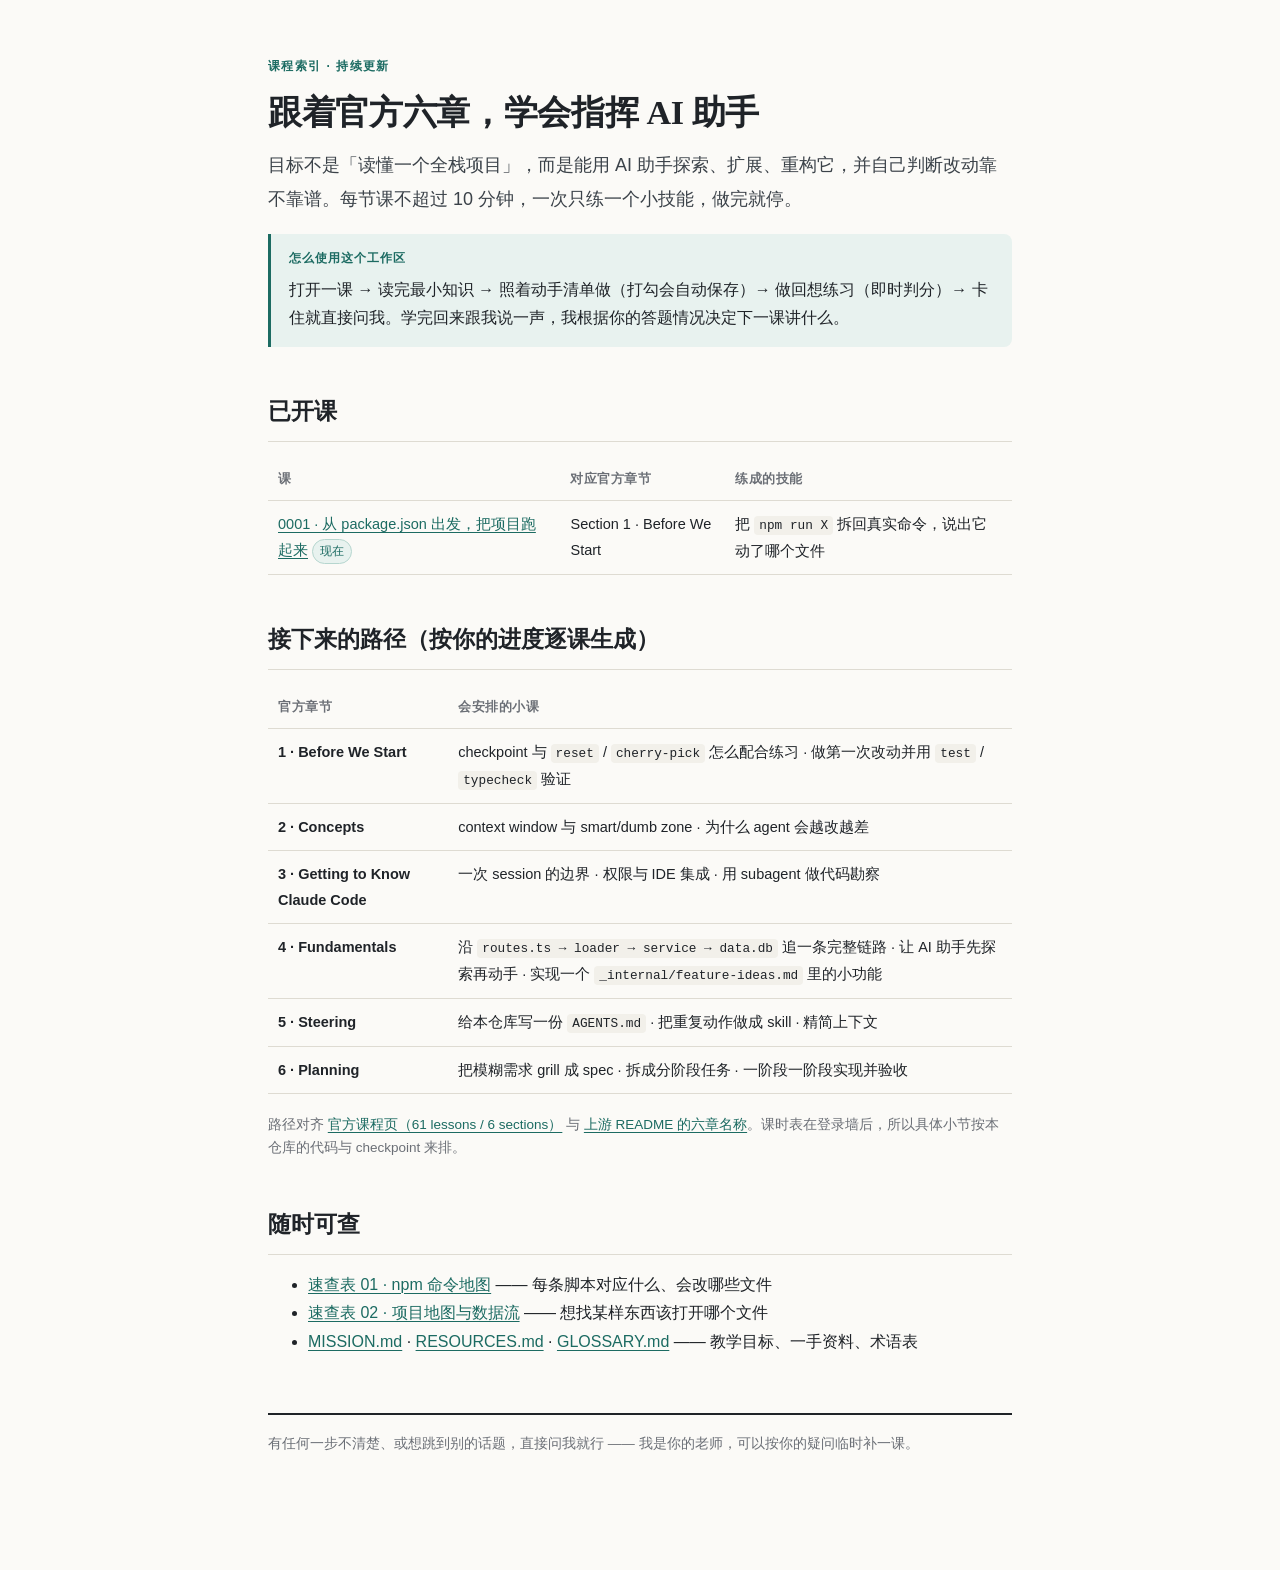
<file: lessons/index.html>
<!doctype html>
<html lang="zh-CN">
<head>
<meta charset="utf-8" />
<meta name="viewport" content="width=device-width, initial-scale=1" />
<title>课程索引 · AI Coding Crash Course 配套</title>
<link rel="stylesheet" href="../assets/lesson.css" />
</head>
<body>
<div class="wrap">

<p class="eyebrow">课程索引 · 持续更新</p>
<h1>跟着官方六章，学会指挥 AI 助手</h1>
<p class="lede">目标不是「读懂一个全栈项目」，而是能用 AI 助手探索、扩展、重构它，并自己判断改动靠不靠谱。每节课不超过 10 分钟，一次只练一个小技能，做完就停。</p>

<div class="callout">
  <span class="label">怎么使用这个工作区</span>
  <p>打开一课 → 读完最小知识 → 照着动手清单做（打勾会自动保存）→ 做回想练习（即时判分）→ 卡住就直接问我。学完回来跟我说一声，我根据你的答题情况决定下一课讲什么。</p>
</div>

<h2>已开课</h2>
<table>
<thead><tr><th>课</th><th>对应官方章节</th><th>练成的技能</th></tr></thead>
<tbody>
<tr><td><a href="./0001-scripts-are-the-front-door.html">0001 · 从 package.json 出发，把项目跑起来</a> <span class="tag now">现在</span></td><td>Section 1 · Before We Start</td><td>把 <code>npm run X</code> 拆回真实命令，说出它动了哪个文件</td></tr>
</tbody>
</table>

<h2>接下来的路径（按你的进度逐课生成）</h2>
<table>
<thead><tr><th>官方章节</th><th>会安排的小课</th></tr></thead>
<tbody>
<tr><td><strong>1 · Before We Start</strong></td><td>checkpoint 与 <code>reset</code> / <code>cherry-pick</code> 怎么配合练习 · 做第一次改动并用 <code>test</code> / <code>typecheck</code> 验证</td></tr>
<tr><td><strong>2 · Concepts</strong></td><td>context window 与 smart/dumb zone · 为什么 agent 会越改越差</td></tr>
<tr><td><strong>3 · Getting to Know Claude Code</strong></td><td>一次 session 的边界 · 权限与 IDE 集成 · 用 subagent 做代码勘察</td></tr>
<tr><td><strong>4 · Fundamentals</strong></td><td>沿 <code>routes.ts → loader → service → data.db</code> 追一条完整链路 · 让 AI 助手先探索再动手 · 实现一个 <code>_internal/feature-ideas.md</code> 里的小功能</td></tr>
<tr><td><strong>5 · Steering</strong></td><td>给本仓库写一份 <code>AGENTS.md</code> · 把重复动作做成 skill · 精简上下文</td></tr>
<tr><td><strong>6 · Planning</strong></td><td>把模糊需求 grill 成 spec · 拆成分阶段任务 · 一阶段一阶段实现并验收</td></tr>
</tbody>
</table>
<p class="note">路径对齐 <a href="https://www.aihero.dev/workshops/ai-coding-crash-course">官方课程页（61 lessons / 6 sections）</a> 与 <a href="https://github.com/ai-hero-dev/ai-coding-crash-course">上游 README 的六章名称</a>。课时表在登录墙后，所以具体小节按本仓库的代码与 checkpoint 来排。</p>

<h2>随时可查</h2>
<ul>
  <li><a href="../reference/command-map.html">速查表 01 · npm 命令地图</a> —— 每条脚本对应什么、会改哪些文件</li>
  <li><a href="../reference/project-map.html">速查表 02 · 项目地图与数据流</a> —— 想找某样东西该打开哪个文件</li>
  <li><a href="../MISSION.md">MISSION.md</a> · <a href="../RESOURCES.md">RESOURCES.md</a> · <a href="../GLOSSARY.md">GLOSSARY.md</a> —— 教学目标、一手资料、术语表</li>
</ul>

<div class="lesson-nav">
  <p class="note">有任何一步不清楚、或想跳到别的话题，直接问我就行 —— 我是你的老师，可以按你的疑问临时补一课。</p>
</div>

</div>
</body>
</html>
</file>
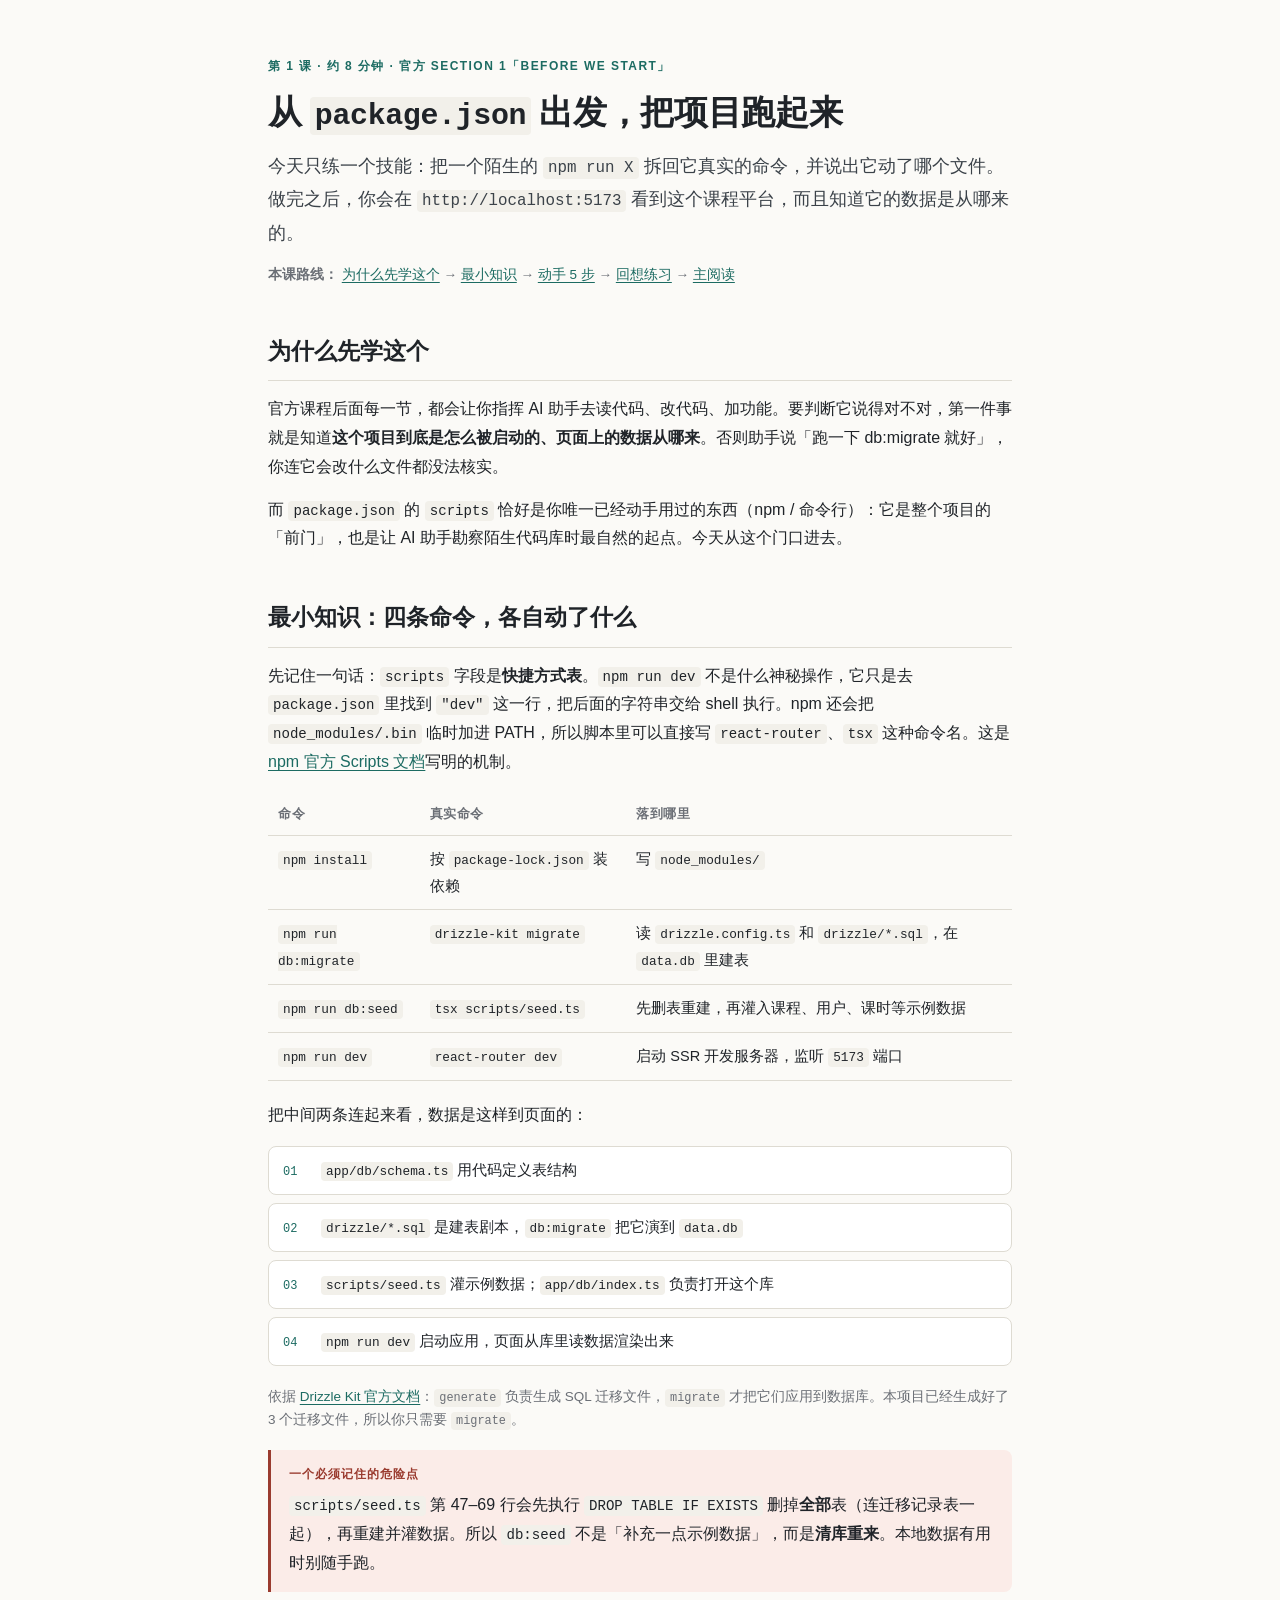
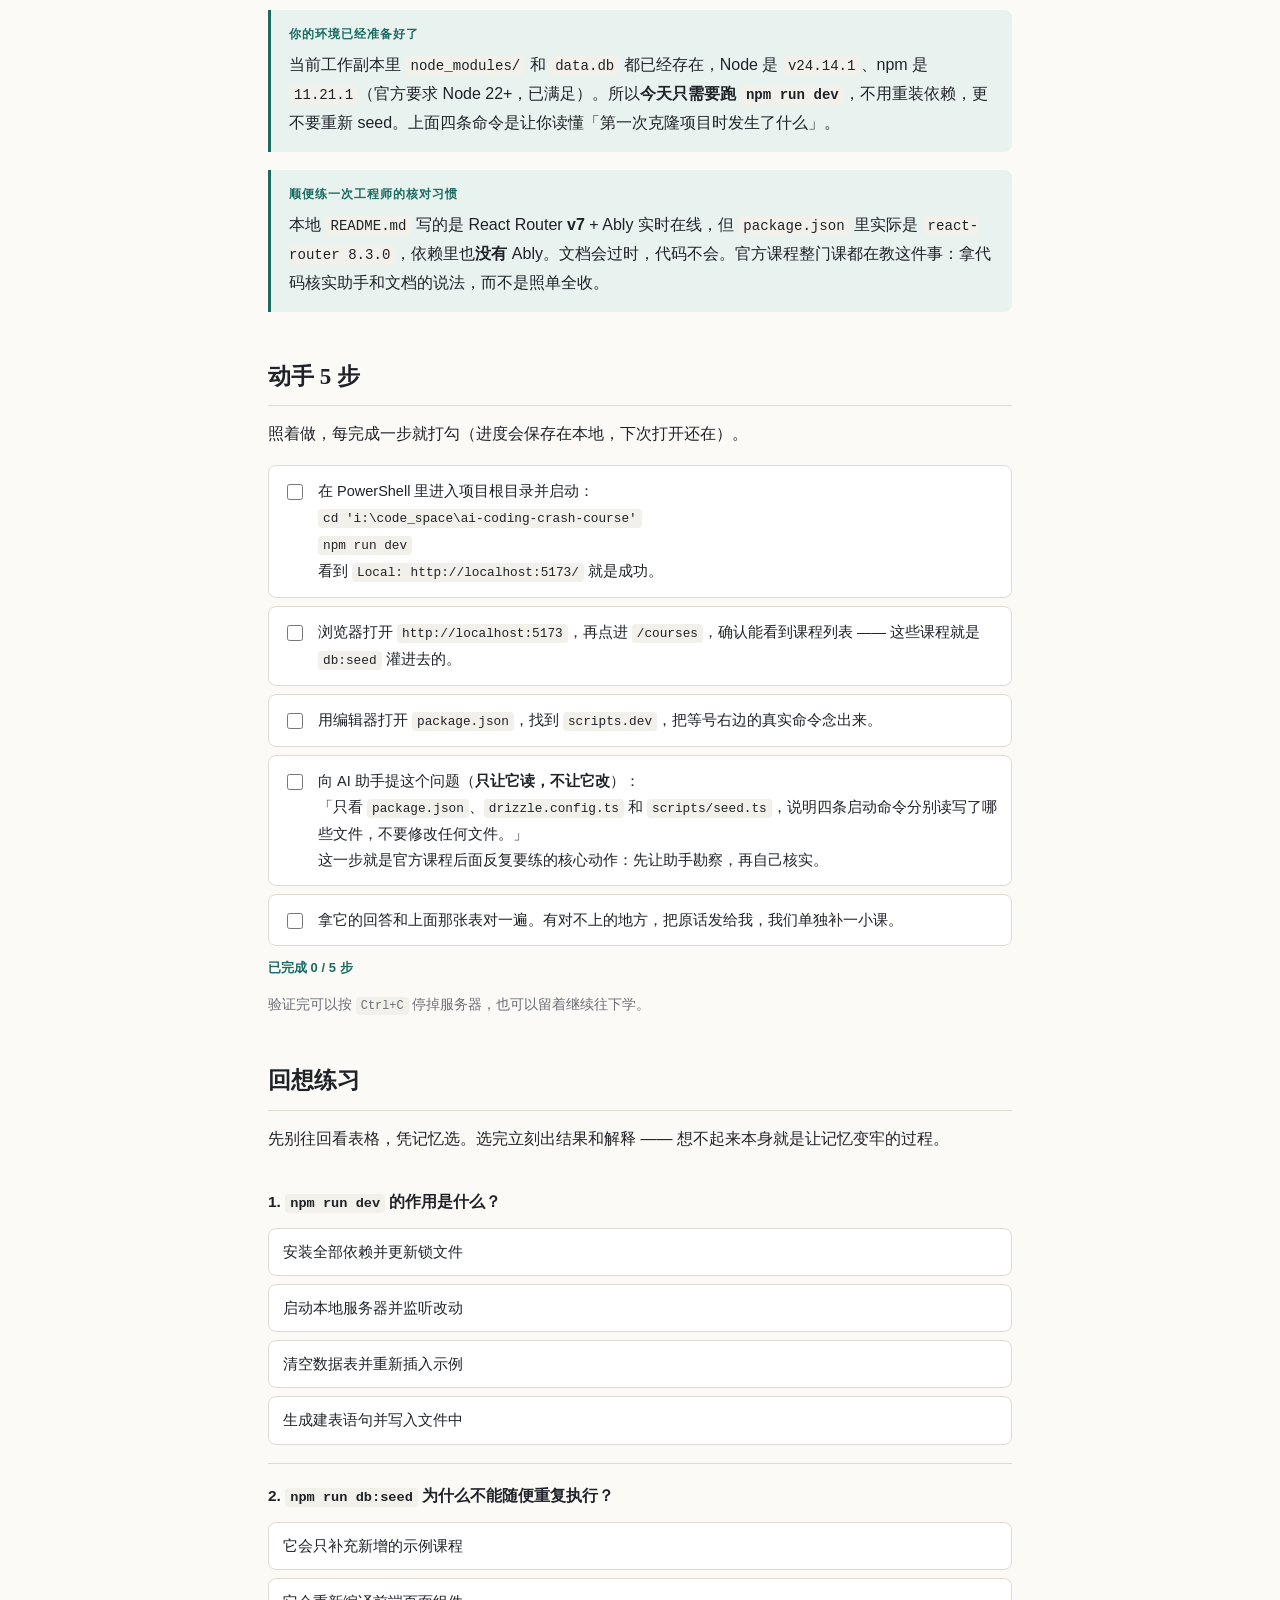
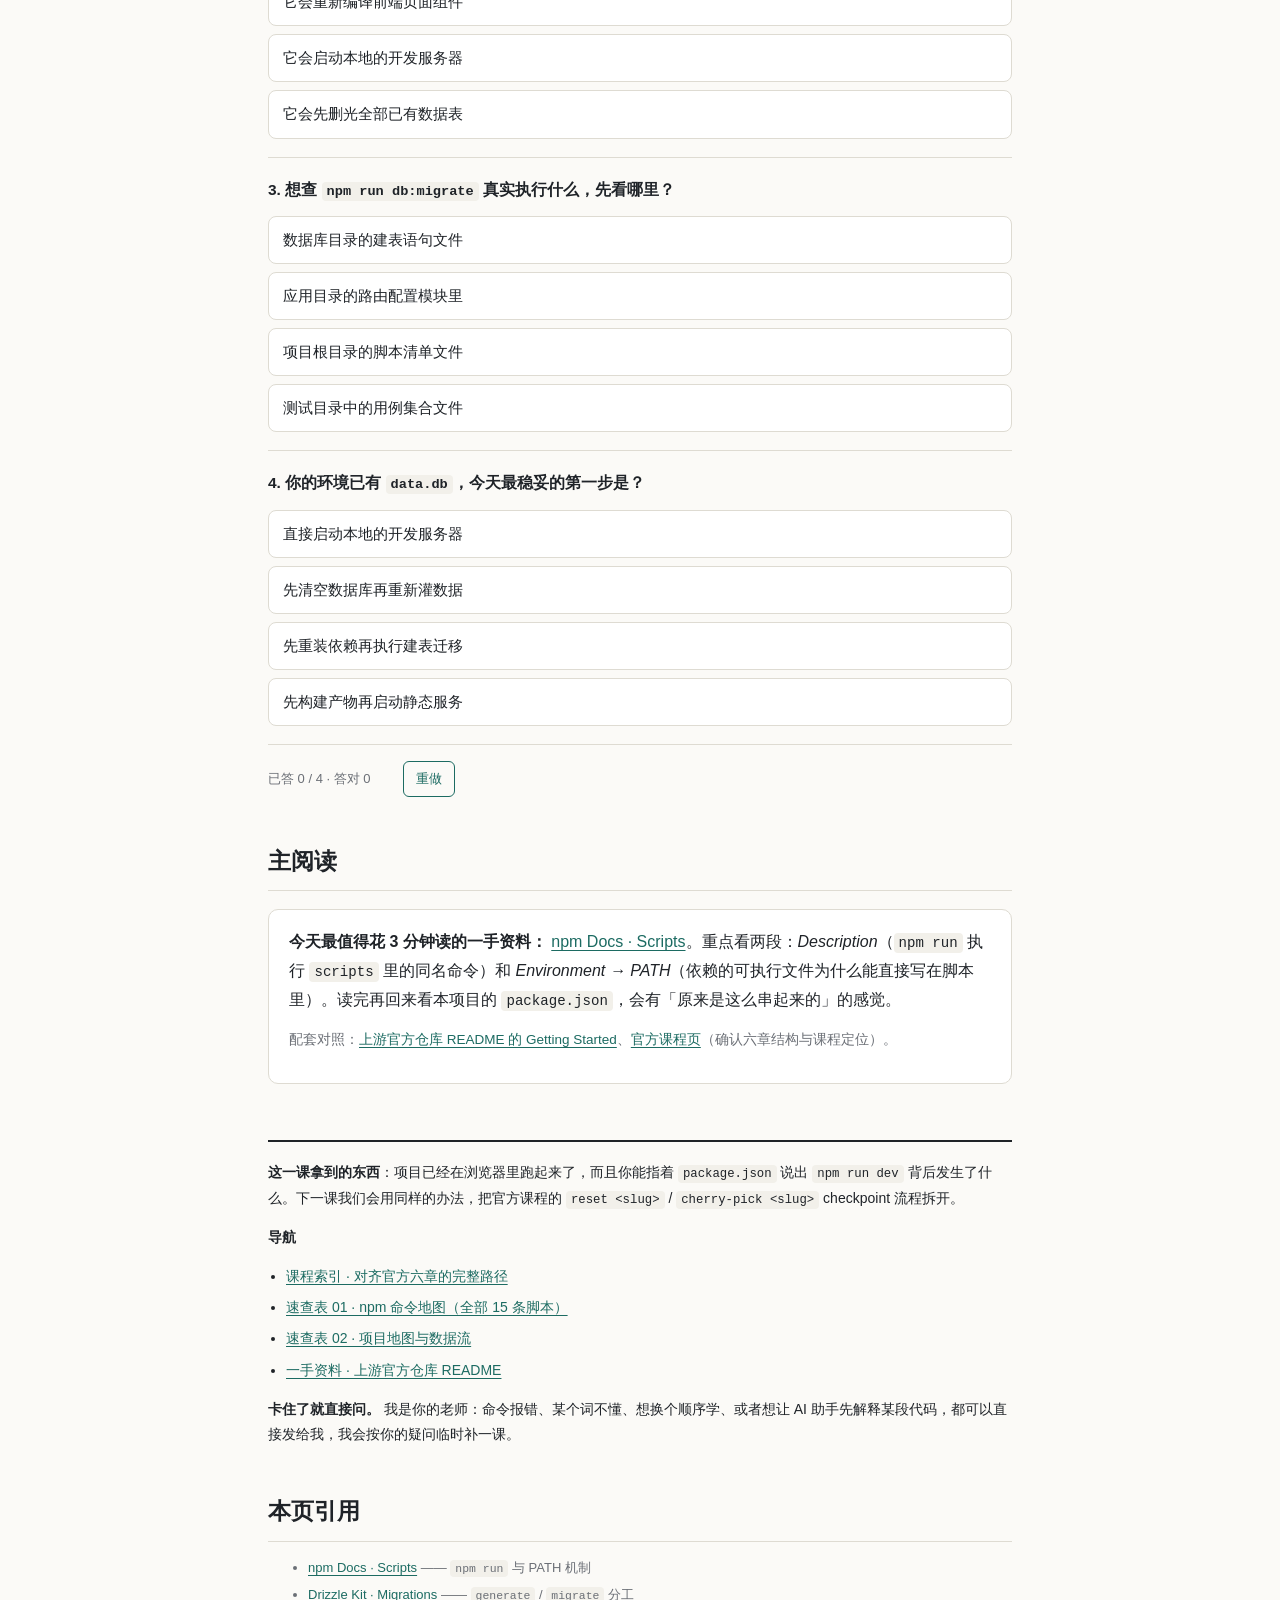
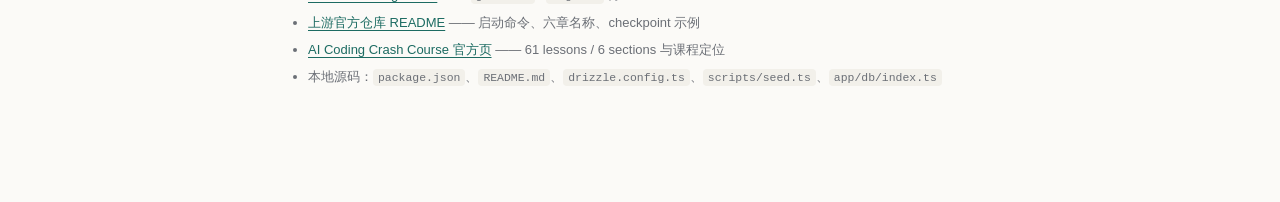
<file: lessons/0001-scripts-are-the-front-door.html>
<!doctype html>
<html lang="zh-CN">
<head>
<meta charset="utf-8" />
<meta name="viewport" content="width=device-width, initial-scale=1" />
<title>0001 · 从 package.json 出发，把项目跑起来</title>
<link rel="stylesheet" href="../assets/lesson.css" />
<script src="../assets/quiz.js" defer></script>
<script src="../assets/checklist.js" defer></script>
</head>
<body>
<div class="wrap">

<p class="eyebrow">第 1 课 · 约 8 分钟 · 官方 Section 1「Before We Start」</p>
<h1>从 <code>package.json</code> 出发，把项目跑起来</h1>
<p class="lede">今天只练一个技能：把一个陌生的 <code>npm run X</code> 拆回它真实的命令，并说出它动了哪个文件。做完之后，你会在 <code>http://localhost:5173</code> 看到这个课程平台，而且知道它的数据是从哪来的。</p>

<p class="note"><strong>本课路线：</strong> <a href="#why">为什么先学这个</a> → <a href="#knowledge">最小知识</a> → <a href="#practice">动手 5 步</a> → <a href="#recall">回想练习</a> → <a href="#reading">主阅读</a></p>

<h2 id="why">为什么先学这个</h2>
<p>官方课程后面每一节，都会让你指挥 AI 助手去读代码、改代码、加功能。要判断它说得对不对，第一件事就是知道<strong>这个项目到底是怎么被启动的、页面上的数据从哪来</strong>。否则助手说「跑一下 db:migrate 就好」，你连它会改什么文件都没法核实。</p>
<p>而 <code>package.json</code> 的 <code>scripts</code> 恰好是你唯一已经动手用过的东西（npm / 命令行）：它是整个项目的「前门」，也是让 AI 助手勘察陌生代码库时最自然的起点。今天从这个门口进去。</p>

<h2 id="knowledge">最小知识：四条命令，各自动了什么</h2>
<p>先记住一句话：<code>scripts</code> 字段是<strong>快捷方式表</strong>。<code>npm run dev</code> 不是什么神秘操作，它只是去 <code>package.json</code> 里找到 <code>"dev"</code> 这一行，把后面的字符串交给 shell 执行。npm 还会把 <code>node_modules/.bin</code> 临时加进 PATH，所以脚本里可以直接写 <code>react-router</code>、<code>tsx</code> 这种命令名。这是 <a href="https://docs.npmjs.com/cli/v11/using-npm/scripts/">npm 官方 Scripts 文档</a>写明的机制。</p>

<table>
<thead><tr><th>命令</th><th>真实命令</th><th>落到哪里</th></tr></thead>
<tbody>
<tr><td><code>npm install</code></td><td>按 <code>package-lock.json</code> 装依赖</td><td>写 <code>node_modules/</code></td></tr>
<tr><td><code>npm run db:migrate</code></td><td><code>drizzle-kit migrate</code></td><td>读 <code>drizzle.config.ts</code> 和 <code>drizzle/*.sql</code>，在 <code>data.db</code> 里建表</td></tr>
<tr><td><code>npm run db:seed</code></td><td><code>tsx scripts/seed.ts</code></td><td>先删表重建，再灌入课程、用户、课时等示例数据</td></tr>
<tr><td><code>npm run dev</code></td><td><code>react-router dev</code></td><td>启动 SSR 开发服务器，监听 <code>5173</code> 端口</td></tr>
</tbody>
</table>

<p>把中间两条连起来看，数据是这样到页面的：</p>
<div class="flow">
  <div class="flow-step"><span class="n">01</span><span><code>app/db/schema.ts</code> 用代码定义表结构</span></div>
  <div class="flow-step"><span class="n">02</span><span><code>drizzle/*.sql</code> 是建表剧本，<code>db:migrate</code> 把它演到 <code>data.db</code></span></div>
  <div class="flow-step"><span class="n">03</span><span><code>scripts/seed.ts</code> 灌示例数据；<code>app/db/index.ts</code> 负责打开这个库</span></div>
  <div class="flow-step"><span class="n">04</span><span><code>npm run dev</code> 启动应用，页面从库里读数据渲染出来</span></div>
</div>
<p class="note">依据 <a href="https://orm.drizzle.team/docs/kit-overview">Drizzle Kit 官方文档</a>：<code>generate</code> 负责生成 SQL 迁移文件，<code>migrate</code> 才把它们应用到数据库。本项目已经生成好了 3 个迁移文件，所以你只需要 <code>migrate</code>。</p>

<div class="callout danger">
  <span class="label">一个必须记住的危险点</span>
  <p><code>scripts/seed.ts</code> 第 47–69 行会先执行 <code>DROP TABLE IF EXISTS</code> 删掉<strong>全部</strong>表（连迁移记录表一起），再重建并灌数据。所以 <code>db:seed</code> 不是「补充一点示例数据」，而是<strong>清库重来</strong>。本地数据有用时别随手跑。</p>
</div>

<div class="callout">
  <span class="label">你的环境已经准备好了</span>
  <p>当前工作副本里 <code>node_modules/</code> 和 <code>data.db</code> 都已经存在，Node 是 <code>v24.14.1</code>、npm 是 <code>11.21.1</code>（官方要求 Node 22+，已满足）。所以<strong>今天只需要跑 <code>npm run dev</code></strong>，不用重装依赖，更不要重新 seed。上面四条命令是让你读懂「第一次克隆项目时发生了什么」。</p>
</div>

<div class="callout">
  <span class="label">顺便练一次工程师的核对习惯</span>
  <p>本地 <code>README.md</code> 写的是 React Router <strong>v7</strong> + Ably 实时在线，但 <code>package.json</code> 里实际是 <code>react-router 8.3.0</code>，依赖里也<strong>没有</strong> Ably。文档会过时，代码不会。官方课程整门课都在教这件事：拿代码核实助手和文档的说法，而不是照单全收。</p>
</div>

<h2 id="practice">动手 5 步</h2>
<p>照着做，每完成一步就打勾（进度会保存在本地，下次打开还在）。</p>
<section data-checklist="0001-start-the-app">
<ul class="checklist">
  <li class="check-item"><input type="checkbox" /><span class="check-text">在 PowerShell 里进入项目根目录并启动：<br /><code>cd 'i:\code_space\ai-coding-crash-course'</code><br /><code>npm run dev</code><br />看到 <code>Local: http://localhost:5173/</code> 就是成功。</span></li>
  <li class="check-item"><input type="checkbox" /><span class="check-text">浏览器打开 <code>http://localhost:5173</code>，再点进 <code>/courses</code>，确认能看到课程列表 —— 这些课程就是 <code>db:seed</code> 灌进去的。</span></li>
  <li class="check-item"><input type="checkbox" /><span class="check-text">用编辑器打开 <code>package.json</code>，找到 <code>scripts.dev</code>，把等号右边的真实命令念出来。</span></li>
  <li class="check-item"><input type="checkbox" /><span class="check-text">向 AI 助手提这个问题（<strong>只让它读，不让它改</strong>）：<br />「只看 <code>package.json</code>、<code>drizzle.config.ts</code> 和 <code>scripts/seed.ts</code>，说明四条启动命令分别读写了哪些文件，不要修改任何文件。」<br />这一步就是官方课程后面反复要练的核心动作：先让助手勘察，再自己核实。</span></li>
  <li class="check-item"><input type="checkbox" /><span class="check-text">拿它的回答和上面那张表对一遍。有对不上的地方，把原话发给我，我们单独补一小课。</span></li>
</ul>
<p class="check-progress" aria-live="polite"></p>
</section>
<p class="note no-print">验证完可以按 <code>Ctrl+C</code> 停掉服务器，也可以留着继续往下学。</p>

<h2 id="recall">回想练习</h2>
<p>先别往回看表格，凭记忆选。选完立刻出结果和解释 —— 想不起来本身就是让记忆变牢的过程。</p>

<section class="quiz" data-quiz="0001-scripts">
  <div class="quiz-question" data-answer="B">
    <p class="quiz-prompt">1. <code>npm run dev</code> 的作用是什么？</p>
    <div class="quiz-options">
      <button class="quiz-option" data-value="A">安装全部依赖并更新锁文件</button>
      <button class="quiz-option" data-value="B">启动本地服务器并监听改动</button>
      <button class="quiz-option" data-value="C">清空数据表并重新插入示例</button>
      <button class="quiz-option" data-value="D">生成建表语句并写入文件中</button>
    </div>
    <p class="quiz-feedback" data-explain="<code>package.json</code> 里是 <code>&quot;dev&quot;: &quot;react-router dev&quot;</code>：启动带热更新的开发服务器；SSR 由 <code>react-router.config.ts</code> 的 <code>ssr: true</code> 打开。"></p>
  </div>

  <div class="quiz-question" data-answer="D">
    <p class="quiz-prompt">2. <code>npm run db:seed</code> 为什么不能随便重复执行？</p>
    <div class="quiz-options">
      <button class="quiz-option" data-value="A">它会只补充新增的示例课程</button>
      <button class="quiz-option" data-value="B">它会重新编译前端页面组件</button>
      <button class="quiz-option" data-value="C">它会启动本地的开发服务器</button>
      <button class="quiz-option" data-value="D">它会先删光全部已有数据表</button>
    </div>
    <p class="quiz-feedback" data-explain="<code>scripts/seed.ts:47-69</code> 先 <code>DROP TABLE IF EXISTS</code> 所有表，再执行 <code>migrate()</code> 重建，最后灌示例数据。本地数据会丢。"></p>
  </div>

  <div class="quiz-question" data-answer="C">
    <p class="quiz-prompt">3. 想查 <code>npm run db:migrate</code> 真实执行什么，先看哪里？</p>
    <div class="quiz-options">
      <button class="quiz-option" data-value="A">数据库目录的建表语句文件</button>
      <button class="quiz-option" data-value="B">应用目录的路由配置模块里</button>
      <button class="quiz-option" data-value="C">项目根目录的脚本清单文件</button>
      <button class="quiz-option" data-value="D">测试目录中的用例集合文件</button>
    </div>
    <p class="quiz-feedback" data-explain="先看项目根目录 <code>package.json</code> 的 <code>scripts</code> 字段，那里写着 <code>drizzle-kit migrate</code>；再顺着 <code>drizzle.config.ts</code> 去看 <code>drizzle/</code> 里的 SQL。顺序是「先查快捷方式表，再查被指向的文件」。"></p>
  </div>

  <div class="quiz-question" data-answer="A">
    <p class="quiz-prompt">4. 你的环境已有 <code>data.db</code>，今天最稳妥的第一步是？</p>
    <div class="quiz-options">
      <button class="quiz-option" data-value="A">直接启动本地的开发服务器</button>
      <button class="quiz-option" data-value="B">先清空数据库再重新灌数据</button>
      <button class="quiz-option" data-value="C">先重装依赖再执行建表迁移</button>
      <button class="quiz-option" data-value="D">先构建产物再启动静态服务</button>
    </div>
    <p class="quiz-feedback" data-explain="<code>node_modules</code> 与 <code>data.db</code> 都在，Node 版本也够。重复 seed 会丢数据，<code>build</code> 是生产步骤，今天都不需要。"></p>
  </div>

  <div class="quiz-toolbar no-print">
    <span class="quiz-progress"></span>
    <span class="quiz-score"></span>
    <button class="btn" data-quiz-reset>重做</button>
  </div>
</section>

<h2 id="reading">主阅读</h2>
<div class="card">
  <p><strong>今天最值得花 3 分钟读的一手资料：</strong> <a href="https://docs.npmjs.com/cli/v11/using-npm/scripts/">npm Docs · Scripts</a>。重点看两段：<em>Description</em>（<code>npm run</code> 执行 <code>scripts</code> 里的同名命令）和 <em>Environment → PATH</em>（依赖的可执行文件为什么能直接写在脚本里）。读完再回来看本项目的 <code>package.json</code>，会有「原来是这么串起来的」的感觉。</p>
  <p class="note">配套对照：<a href="https://github.com/ai-hero-dev/ai-coding-crash-course">上游官方仓库 README 的 Getting Started</a>、<a href="https://www.aihero.dev/workshops/ai-coding-crash-course">官方课程页</a>（确认六章结构与课程定位）。</p>
</div>

<div class="lesson-nav">
  <p><strong>这一课拿到的东西</strong>：项目已经在浏览器里跑起来了，而且你能指着 <code>package.json</code> 说出 <code>npm run dev</code> 背后发生了什么。下一课我们会用同样的办法，把官方课程的 <code>reset &lt;slug&gt;</code> / <code>cherry-pick &lt;slug&gt;</code> checkpoint 流程拆开。</p>
  <p><strong>导航</strong></p>
  <ul>
    <li><a href="./index.html">课程索引 · 对齐官方六章的完整路径</a></li>
    <li><a href="../reference/command-map.html">速查表 01 · npm 命令地图（全部 15 条脚本）</a></li>
    <li><a href="../reference/project-map.html">速查表 02 · 项目地图与数据流</a></li>
    <li><a href="https://github.com/ai-hero-dev/ai-coding-crash-course">一手资料 · 上游官方仓库 README</a></li>
  </ul>
  <p><strong>卡住了就直接问。</strong> 我是你的老师：命令报错、某个词不懂、想换个顺序学、或者想让 AI 助手先解释某段代码，都可以直接发给我，我会按你的疑问临时补一课。</p>
</div>

<h2>本页引用</h2>
<ul class="sources">
  <li><a href="https://docs.npmjs.com/cli/v11/using-npm/scripts/">npm Docs · Scripts</a> —— <code>npm run</code> 与 PATH 机制</li>
  <li><a href="https://orm.drizzle.team/docs/kit-overview">Drizzle Kit · Migrations</a> —— <code>generate</code> / <code>migrate</code> 分工</li>
  <li><a href="https://github.com/ai-hero-dev/ai-coding-crash-course">上游官方仓库 README</a> —— 启动命令、六章名称、checkpoint 示例</li>
  <li><a href="https://www.aihero.dev/workshops/ai-coding-crash-course">AI Coding Crash Course 官方页</a> —— 61 lessons / 6 sections 与课程定位</li>
  <li>本地源码：<code>package.json</code>、<code>README.md</code>、<code>drizzle.config.ts</code>、<code>scripts/seed.ts</code>、<code>app/db/index.ts</code></li>
</ul>

</div>
</body>
</html>
</file>
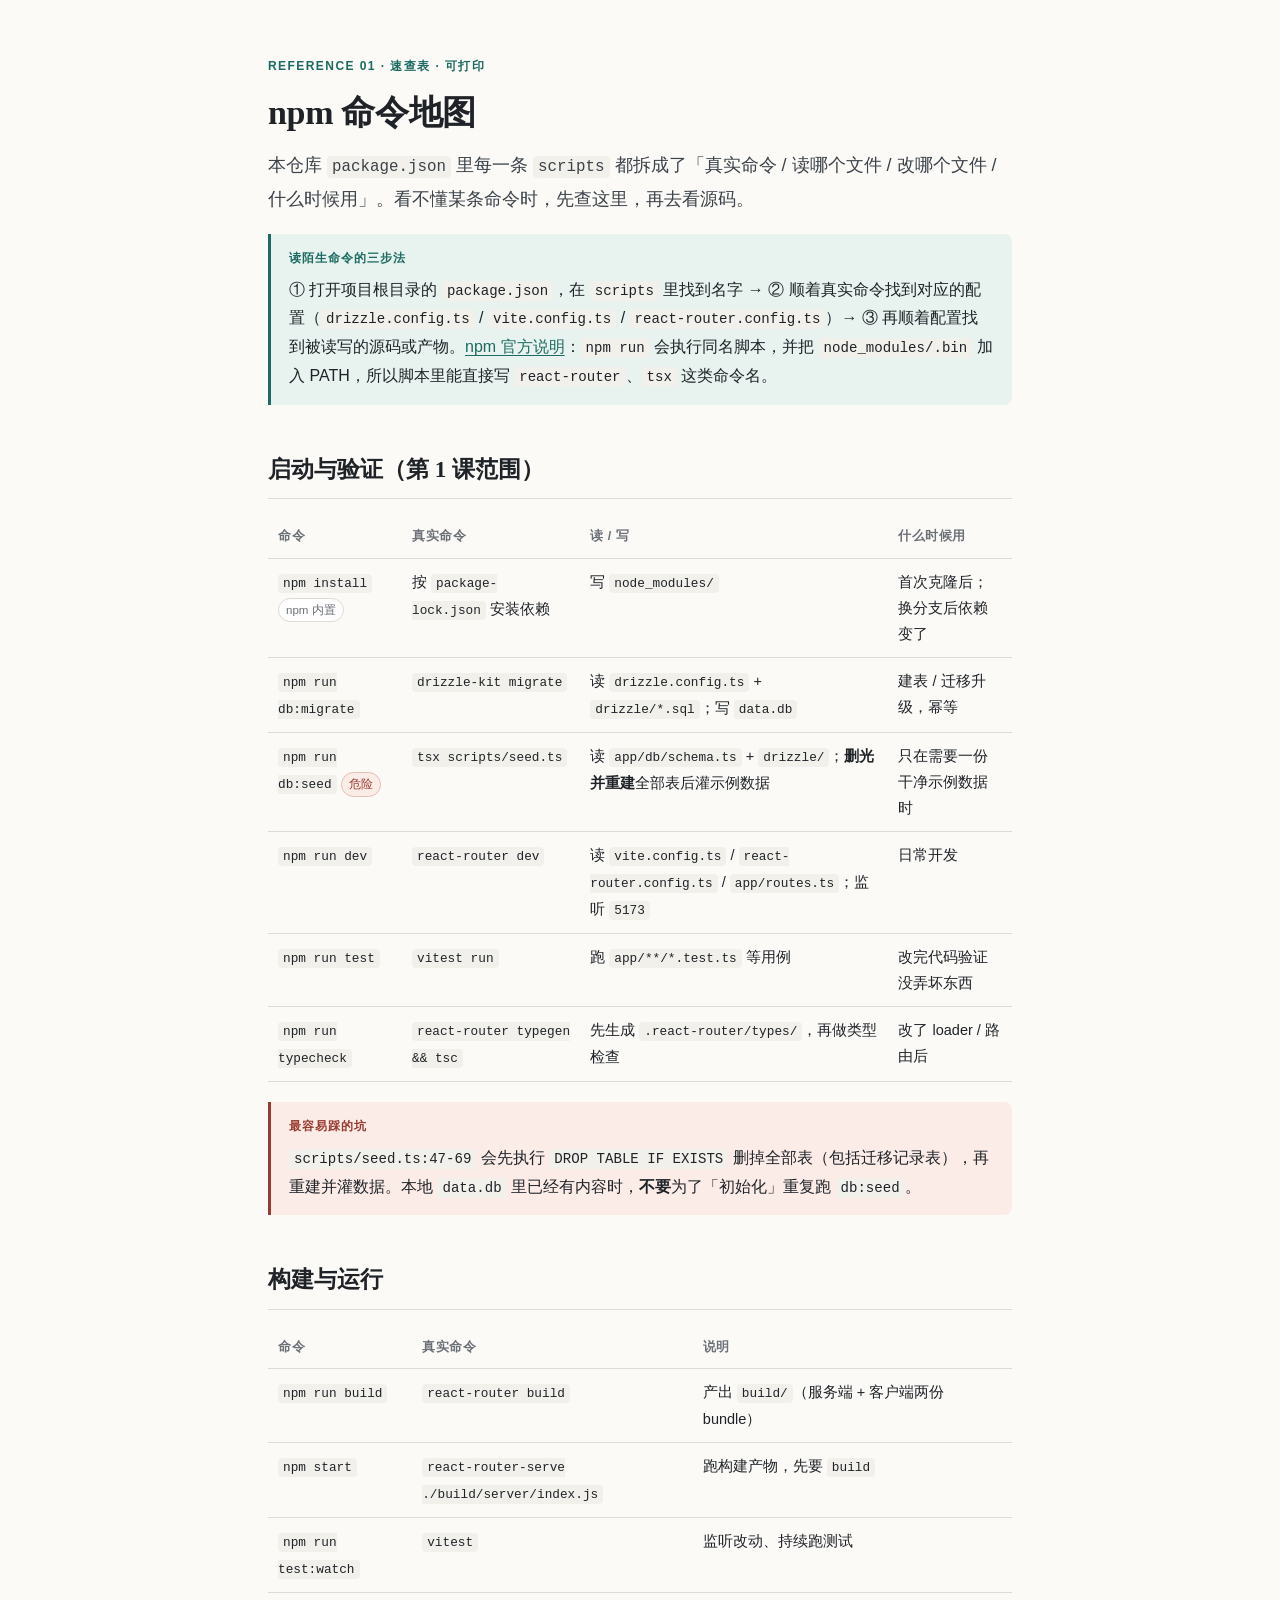
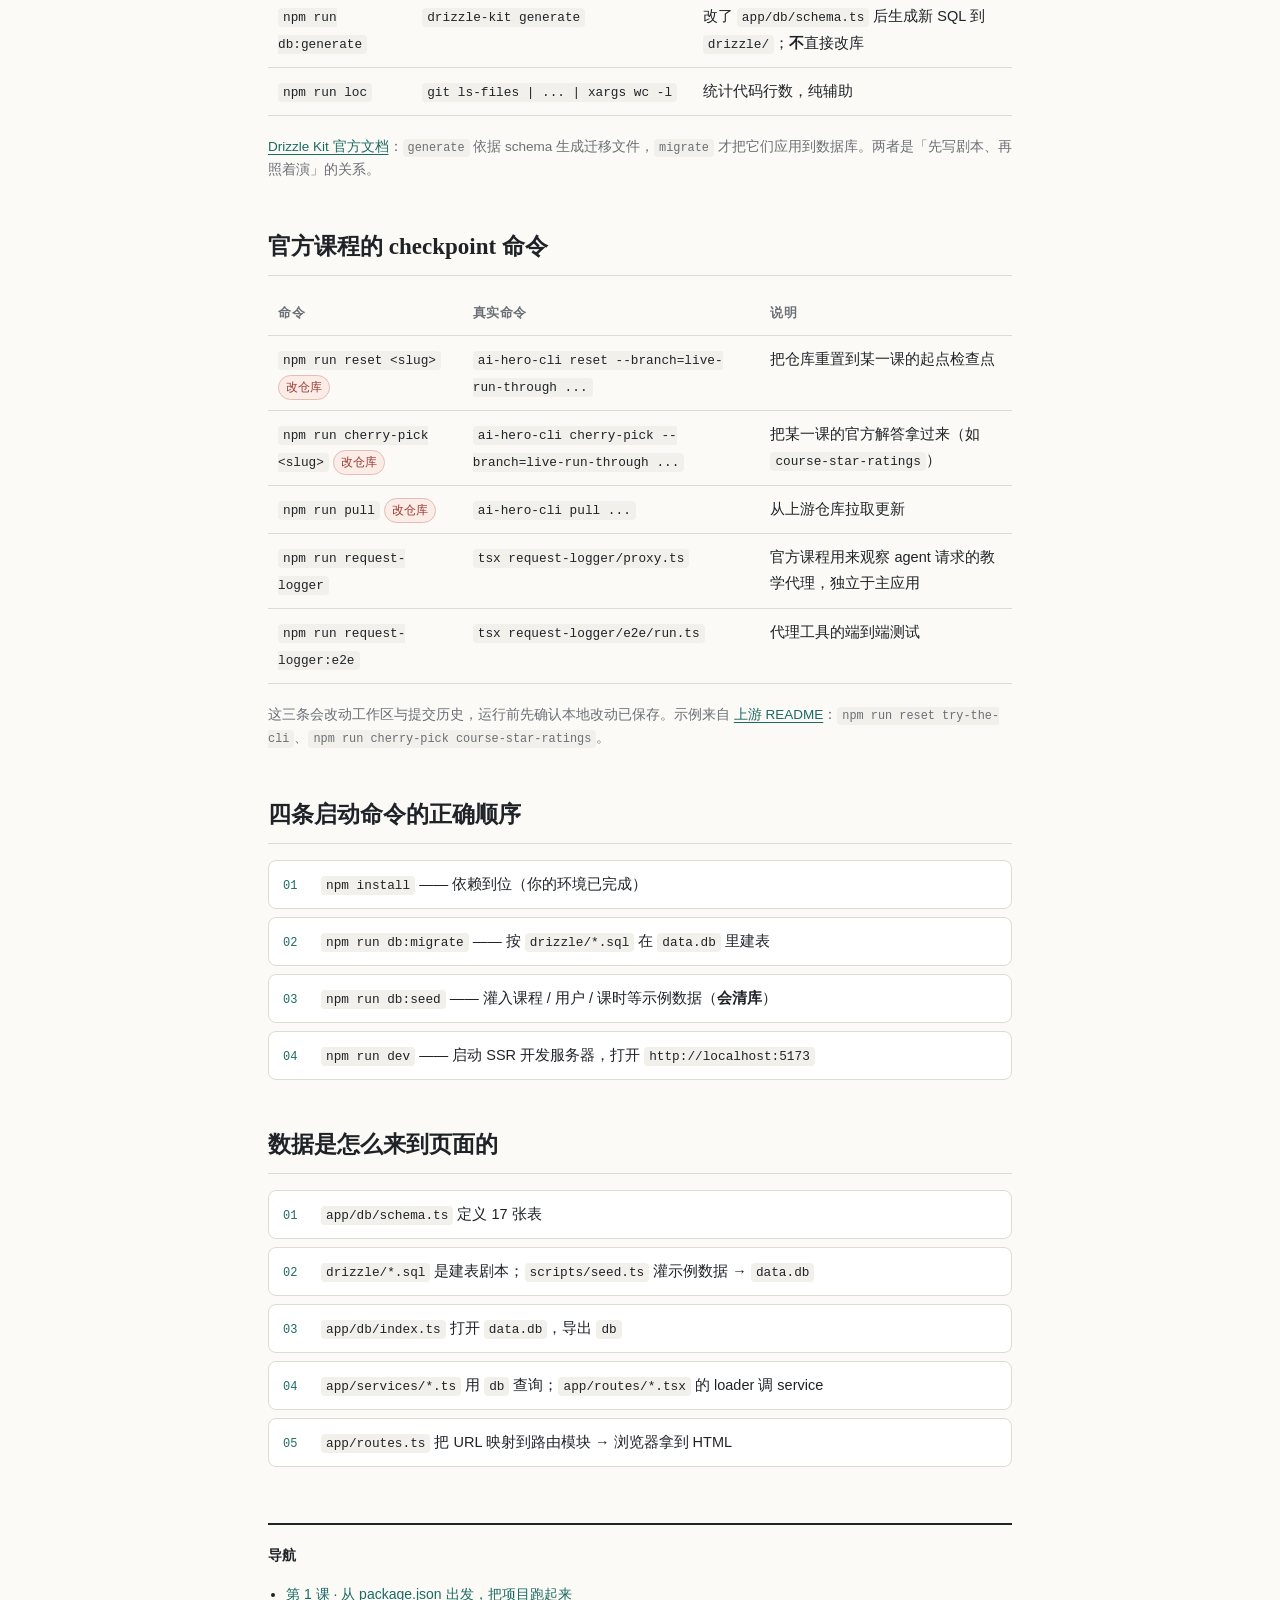
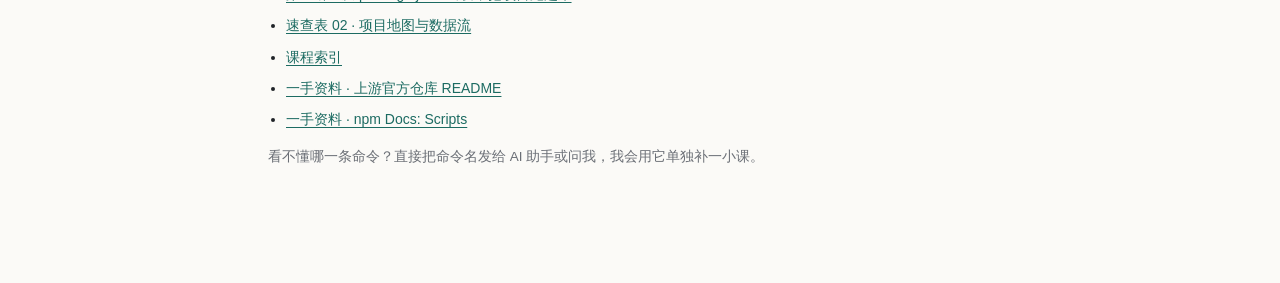
<file: reference/command-map.html>
<!doctype html>
<html lang="zh-CN">
<head>
<meta charset="utf-8" />
<meta name="viewport" content="width=device-width, initial-scale=1" />
<title>速查表 · npm 命令地图</title>
<link rel="stylesheet" href="../assets/lesson.css" />
</head>
<body>
<div class="wrap">

<p class="eyebrow">Reference 01 · 速查表 · 可打印</p>
<h1>npm 命令地图</h1>
<p class="lede">本仓库 <code>package.json</code> 里每一条 <code>scripts</code> 都拆成了「真实命令 / 读哪个文件 / 改哪个文件 / 什么时候用」。看不懂某条命令时，先查这里，再去看源码。</p>

<div class="callout">
  <span class="label">读陌生命令的三步法</span>
  <p>① 打开项目根目录的 <code>package.json</code>，在 <code>scripts</code> 里找到名字 → ② 顺着真实命令找到对应的配置（<code>drizzle.config.ts</code> / <code>vite.config.ts</code> / <code>react-router.config.ts</code>）→ ③ 再顺着配置找到被读写的源码或产物。<a href="https://docs.npmjs.com/cli/v11/using-npm/scripts/">npm 官方说明</a>：<code>npm run</code> 会执行同名脚本，并把 <code>node_modules/.bin</code> 加入 PATH，所以脚本里能直接写 <code>react-router</code>、<code>tsx</code> 这类命令名。</p>
</div>

<h2>启动与验证（第 1 课范围）</h2>
<table>
<thead><tr><th>命令</th><th>真实命令</th><th>读 / 写</th><th>什么时候用</th></tr></thead>
<tbody>
<tr><td><code>npm install</code> <span class="tag">npm 内置</span></td><td>按 <code>package-lock.json</code> 安装依赖</td><td>写 <code>node_modules/</code></td><td>首次克隆后；换分支后依赖变了</td></tr>
<tr><td><code>npm run db:migrate</code></td><td><code>drizzle-kit migrate</code></td><td>读 <code>drizzle.config.ts</code> + <code>drizzle/*.sql</code>；写 <code>data.db</code></td><td>建表 / 迁移升级，幂等</td></tr>
<tr><td><code>npm run db:seed</code> <span class="tag danger">危险</span></td><td><code>tsx scripts/seed.ts</code></td><td>读 <code>app/db/schema.ts</code> + <code>drizzle/</code>；<strong>删光并重建</strong>全部表后灌示例数据</td><td>只在需要一份干净示例数据时</td></tr>
<tr><td><code>npm run dev</code></td><td><code>react-router dev</code></td><td>读 <code>vite.config.ts</code> / <code>react-router.config.ts</code> / <code>app/routes.ts</code>；监听 <code>5173</code></td><td>日常开发</td></tr>
<tr><td><code>npm run test</code></td><td><code>vitest run</code></td><td>跑 <code>app/**/*.test.ts</code> 等用例</td><td>改完代码验证没弄坏东西</td></tr>
<tr><td><code>npm run typecheck</code></td><td><code>react-router typegen &amp;&amp; tsc</code></td><td>先生成 <code>.react-router/types/</code>，再做类型检查</td><td>改了 loader / 路由后</td></tr>
</tbody>
</table>

<div class="callout danger">
  <span class="label">最容易踩的坑</span>
  <p><code>scripts/seed.ts:47-69</code> 会先执行 <code>DROP TABLE IF EXISTS</code> 删掉全部表（包括迁移记录表），再重建并灌数据。本地 <code>data.db</code> 里已经有内容时，<strong>不要</strong>为了「初始化」重复跑 <code>db:seed</code>。</p>
</div>

<h2>构建与运行</h2>
<table>
<thead><tr><th>命令</th><th>真实命令</th><th>说明</th></tr></thead>
<tbody>
<tr><td><code>npm run build</code></td><td><code>react-router build</code></td><td>产出 <code>build/</code>（服务端 + 客户端两份 bundle）</td></tr>
<tr><td><code>npm start</code></td><td><code>react-router-serve ./build/server/index.js</code></td><td>跑构建产物，先要 <code>build</code></td></tr>
<tr><td><code>npm run test:watch</code></td><td><code>vitest</code></td><td>监听改动、持续跑测试</td></tr>
<tr><td><code>npm run db:generate</code></td><td><code>drizzle-kit generate</code></td><td>改了 <code>app/db/schema.ts</code> 后生成新 SQL 到 <code>drizzle/</code>；<strong>不</strong>直接改库</td></tr>
<tr><td><code>npm run loc</code></td><td><code>git ls-files | ... | xargs wc -l</code></td><td>统计代码行数，纯辅助</td></tr>
</tbody>
</table>
<p class="note"><a href="https://orm.drizzle.team/docs/kit-overview">Drizzle Kit 官方文档</a>：<code>generate</code> 依据 schema 生成迁移文件，<code>migrate</code> 才把它们应用到数据库。两者是「先写剧本、再照着演」的关系。</p>

<h2>官方课程的 checkpoint 命令</h2>
<table>
<thead><tr><th>命令</th><th>真实命令</th><th>说明</th></tr></thead>
<tbody>
<tr><td><code>npm run reset &lt;slug&gt;</code> <span class="tag danger">改仓库</span></td><td><code>ai-hero-cli reset --branch=live-run-through ...</code></td><td>把仓库重置到某一课的起点检查点</td></tr>
<tr><td><code>npm run cherry-pick &lt;slug&gt;</code> <span class="tag danger">改仓库</span></td><td><code>ai-hero-cli cherry-pick --branch=live-run-through ...</code></td><td>把某一课的官方解答拿过来（如 <code>course-star-ratings</code>）</td></tr>
<tr><td><code>npm run pull</code> <span class="tag danger">改仓库</span></td><td><code>ai-hero-cli pull ...</code></td><td>从上游仓库拉取更新</td></tr>
<tr><td><code>npm run request-logger</code></td><td><code>tsx request-logger/proxy.ts</code></td><td>官方课程用来观察 agent 请求的教学代理，独立于主应用</td></tr>
<tr><td><code>npm run request-logger:e2e</code></td><td><code>tsx request-logger/e2e/run.ts</code></td><td>代理工具的端到端测试</td></tr>
</tbody>
</table>
<p class="note">这三条会改动工作区与提交历史，运行前先确认本地改动已保存。示例来自 <a href="https://github.com/ai-hero-dev/ai-coding-crash-course">上游 README</a>：<code>npm run reset try-the-cli</code>、<code>npm run cherry-pick course-star-ratings</code>。</p>

<h2>四条启动命令的正确顺序</h2>
<div class="flow">
  <div class="flow-step"><span class="n">01</span><span><code>npm install</code> —— 依赖到位（你的环境已完成）</span></div>
  <div class="flow-step"><span class="n">02</span><span><code>npm run db:migrate</code> —— 按 <code>drizzle/*.sql</code> 在 <code>data.db</code> 里建表</span></div>
  <div class="flow-step"><span class="n">03</span><span><code>npm run db:seed</code> —— 灌入课程 / 用户 / 课时等示例数据（<strong>会清库</strong>）</span></div>
  <div class="flow-step"><span class="n">04</span><span><code>npm run dev</code> —— 启动 SSR 开发服务器，打开 <code>http://localhost:5173</code></span></div>
</div>

<h2>数据是怎么来到页面的</h2>
<div class="flow">
  <div class="flow-step"><span class="n">01</span><span><code>app/db/schema.ts</code> 定义 17 张表</span></div>
  <div class="flow-step"><span class="n">02</span><span><code>drizzle/*.sql</code> 是建表剧本；<code>scripts/seed.ts</code> 灌示例数据 → <code>data.db</code></span></div>
  <div class="flow-step"><span class="n">03</span><span><code>app/db/index.ts</code> 打开 <code>data.db</code>，导出 <code>db</code></span></div>
  <div class="flow-step"><span class="n">04</span><span><code>app/services/*.ts</code> 用 <code>db</code> 查询；<code>app/routes/*.tsx</code> 的 loader 调 service</span></div>
  <div class="flow-step"><span class="n">05</span><span><code>app/routes.ts</code> 把 URL 映射到路由模块 → 浏览器拿到 HTML</span></div>
</div>

<div class="lesson-nav">
  <p><strong>导航</strong></p>
  <ul>
    <li><a href="../lessons/0001-scripts-are-the-front-door.html">第 1 课 · 从 package.json 出发，把项目跑起来</a></li>
    <li><a href="./project-map.html">速查表 02 · 项目地图与数据流</a></li>
    <li><a href="../lessons/index.html">课程索引</a></li>
    <li><a href="https://github.com/ai-hero-dev/ai-coding-crash-course">一手资料 · 上游官方仓库 README</a></li>
    <li><a href="https://docs.npmjs.com/cli/v11/using-npm/scripts/">一手资料 · npm Docs: Scripts</a></li>
  </ul>
  <p class="note">看不懂哪一条命令？直接把命令名发给 AI 助手或问我，我会用它单独补一小课。</p>
</div>

</div>
</body>
</html>
</file>
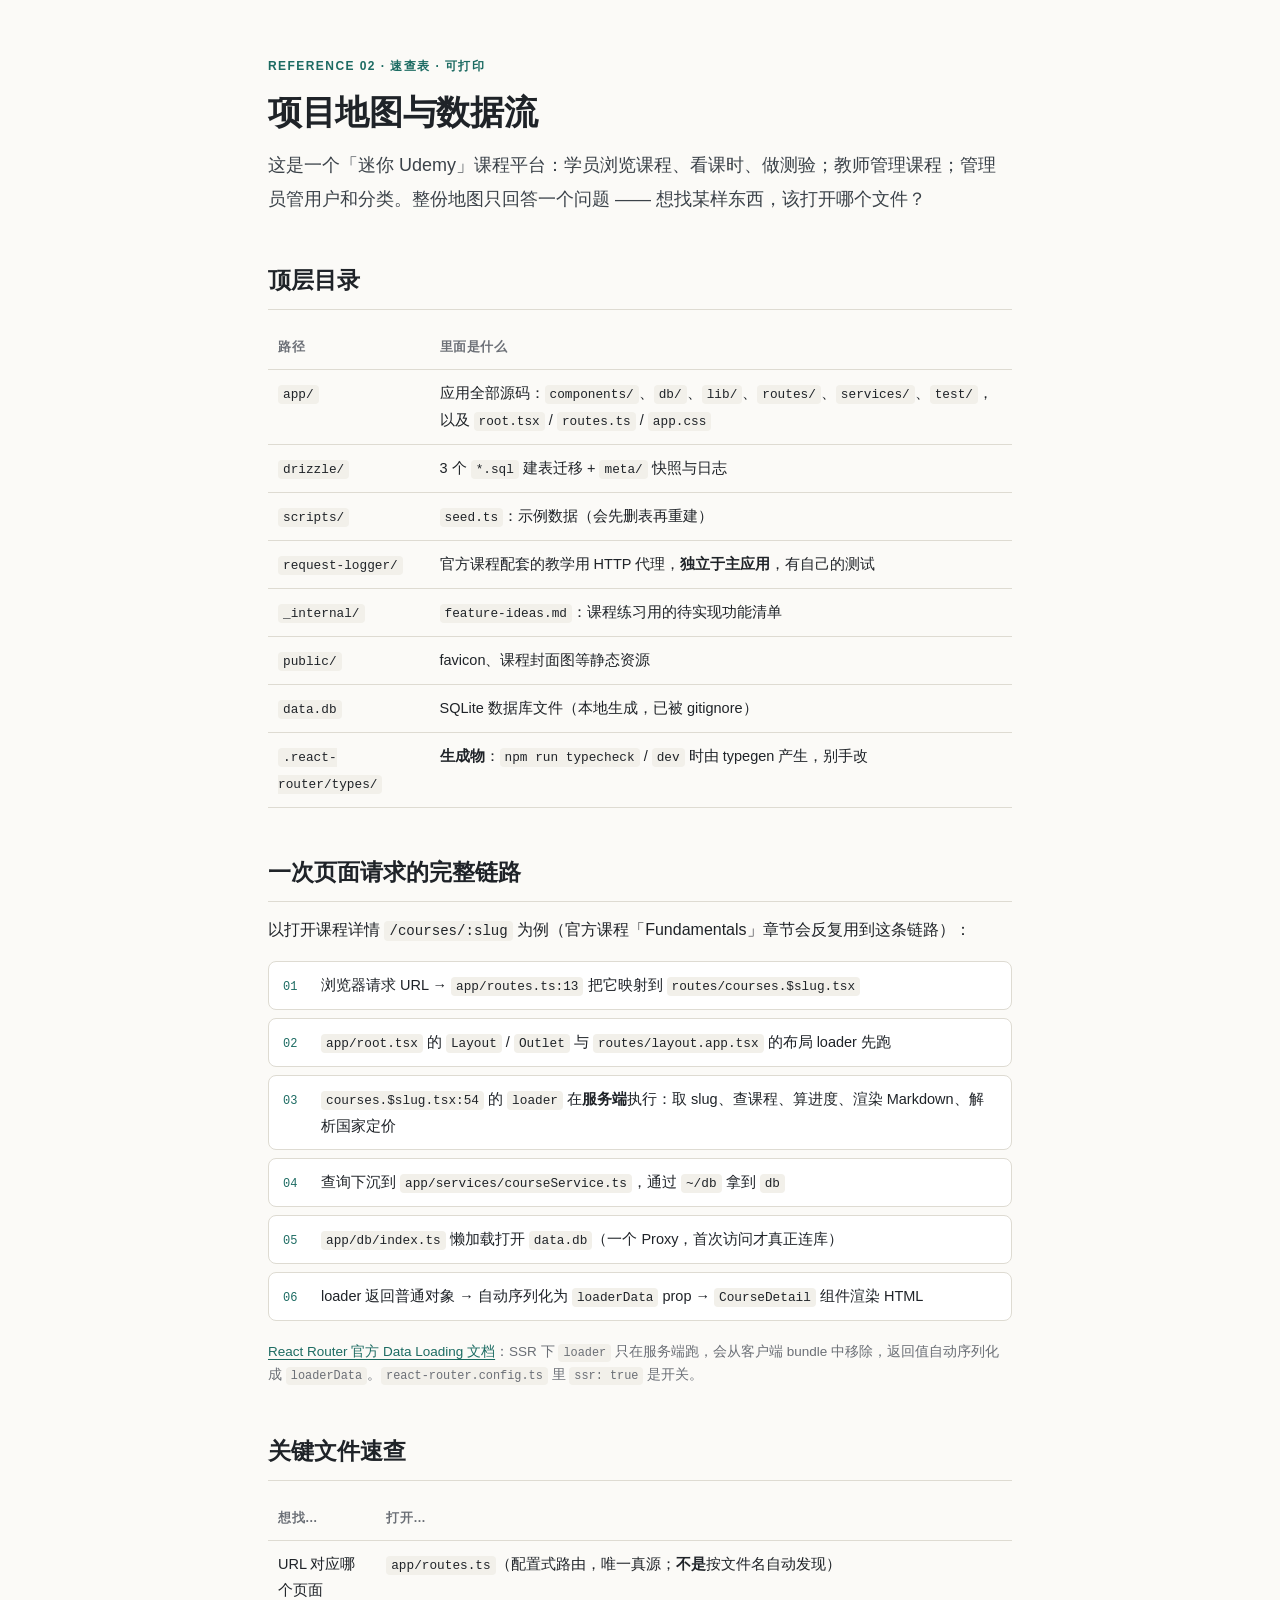
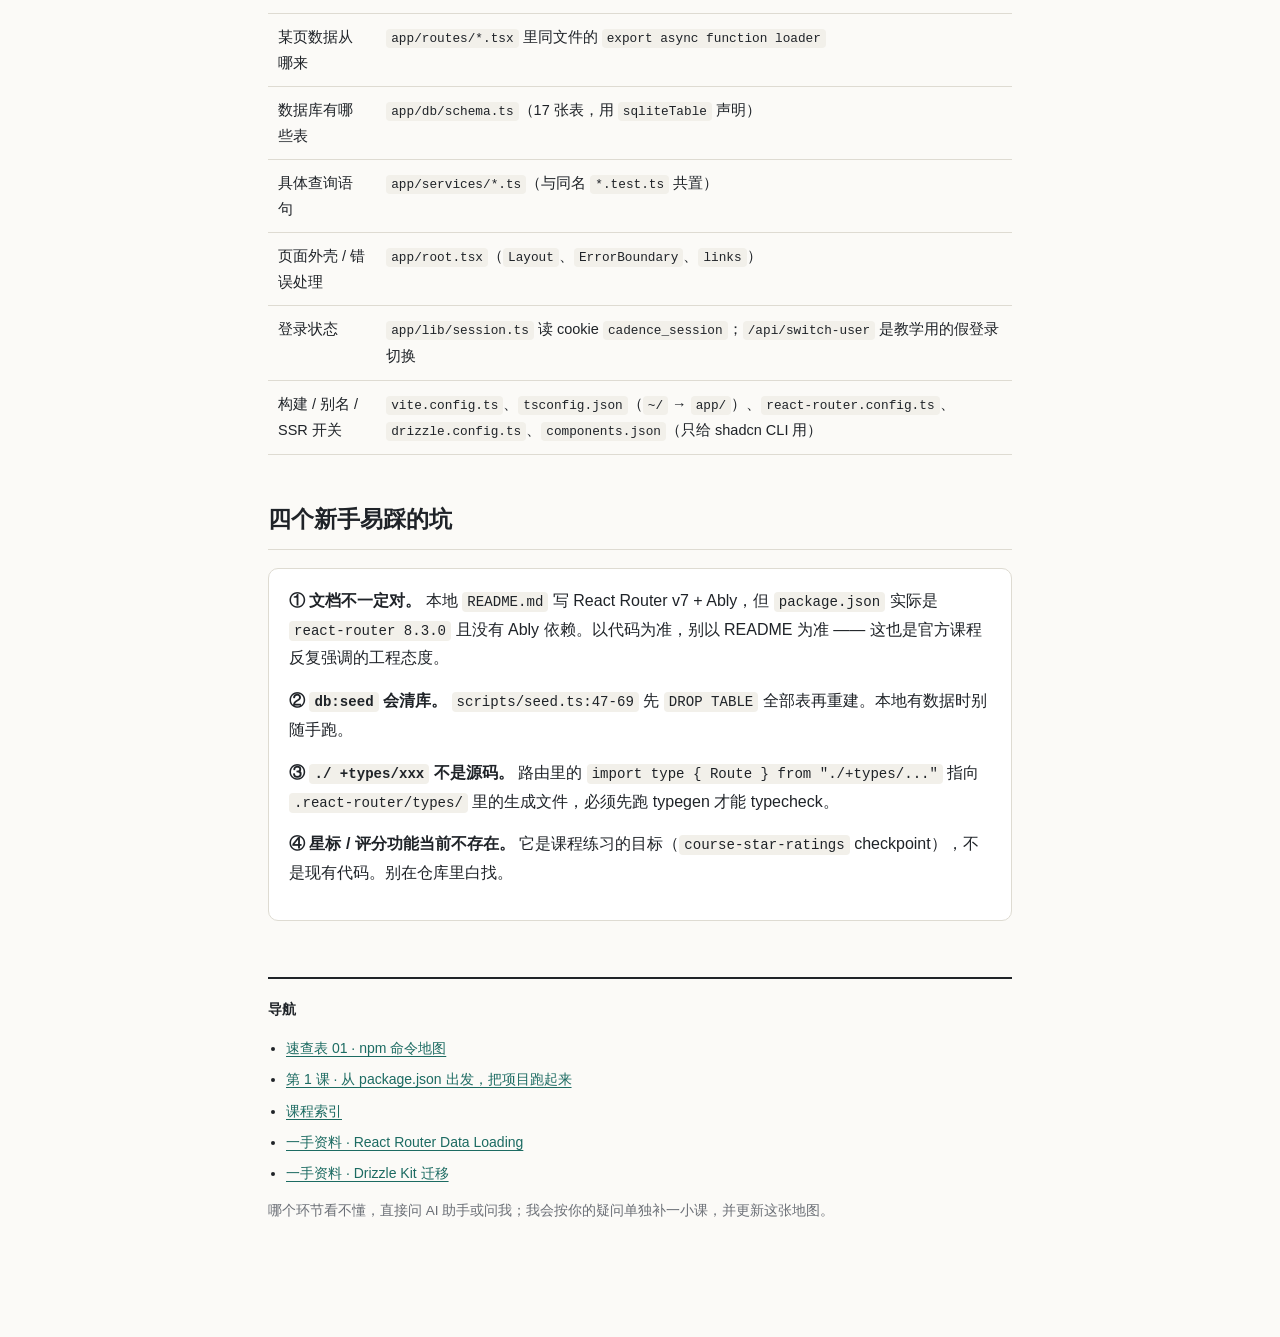
<file: reference/project-map.html>
<!doctype html>
<html lang="zh-CN">
<head>
<meta charset="utf-8" />
<meta name="viewport" content="width=device-width, initial-scale=1" />
<title>速查表 · 项目地图与数据流</title>
<link rel="stylesheet" href="../assets/lesson.css" />
</head>
<body>
<div class="wrap">

<p class="eyebrow">Reference 02 · 速查表 · 可打印</p>
<h1>项目地图与数据流</h1>
<p class="lede">这是一个「迷你 Udemy」课程平台：学员浏览课程、看课时、做测验；教师管理课程；管理员管用户和分类。整份地图只回答一个问题 —— 想找某样东西，该打开哪个文件？</p>

<h2>顶层目录</h2>
<table>
<thead><tr><th>路径</th><th>里面是什么</th></tr></thead>
<tbody>
<tr><td><code>app/</code></td><td>应用全部源码：<code>components/</code>、<code>db/</code>、<code>lib/</code>、<code>routes/</code>、<code>services/</code>、<code>test/</code>，以及 <code>root.tsx</code> / <code>routes.ts</code> / <code>app.css</code></td></tr>
<tr><td><code>drizzle/</code></td><td>3 个 <code>*.sql</code> 建表迁移 + <code>meta/</code> 快照与日志</td></tr>
<tr><td><code>scripts/</code></td><td><code>seed.ts</code>：示例数据（会先删表再重建）</td></tr>
<tr><td><code>request-logger/</code></td><td>官方课程配套的教学用 HTTP 代理，<strong>独立于主应用</strong>，有自己的测试</td></tr>
<tr><td><code>_internal/</code></td><td><code>feature-ideas.md</code>：课程练习用的待实现功能清单</td></tr>
<tr><td><code>public/</code></td><td>favicon、课程封面图等静态资源</td></tr>
<tr><td><code>data.db</code></td><td>SQLite 数据库文件（本地生成，已被 gitignore）</td></tr>
<tr><td><code>.react-router/types/</code></td><td><strong>生成物</strong>：<code>npm run typecheck</code> / <code>dev</code> 时由 typegen 产生，别手改</td></tr>
</tbody>
</table>

<h2>一次页面请求的完整链路</h2>
<p>以打开课程详情 <code>/courses/:slug</code> 为例（官方课程「Fundamentals」章节会反复用到这条链路）：</p>
<div class="flow">
  <div class="flow-step"><span class="n">01</span><span>浏览器请求 URL → <code>app/routes.ts:13</code> 把它映射到 <code>routes/courses.$slug.tsx</code></span></div>
  <div class="flow-step"><span class="n">02</span><span><code>app/root.tsx</code> 的 <code>Layout</code> / <code>Outlet</code> 与 <code>routes/layout.app.tsx</code> 的布局 loader 先跑</span></div>
  <div class="flow-step"><span class="n">03</span><span><code>courses.$slug.tsx:54</code> 的 <code>loader</code> 在<strong>服务端</strong>执行：取 slug、查课程、算进度、渲染 Markdown、解析国家定价</span></div>
  <div class="flow-step"><span class="n">04</span><span>查询下沉到 <code>app/services/courseService.ts</code>，通过 <code>~/db</code> 拿到 <code>db</code></span></div>
  <div class="flow-step"><span class="n">05</span><span><code>app/db/index.ts</code> 懒加载打开 <code>data.db</code>（一个 Proxy，首次访问才真正连库）</span></div>
  <div class="flow-step"><span class="n">06</span><span>loader 返回普通对象 → 自动序列化为 <code>loaderData</code> prop → <code>CourseDetail</code> 组件渲染 HTML</span></div>
</div>
<p class="note"><a href="https://reactrouter.com/start/framework/data-loading">React Router 官方 Data Loading 文档</a>：SSR 下 <code>loader</code> 只在服务端跑，会从客户端 bundle 中移除，返回值自动序列化成 <code>loaderData</code>。<code>react-router.config.ts</code> 里 <code>ssr: true</code> 是开关。</p>

<h2>关键文件速查</h2>
<table>
<thead><tr><th>想找…</th><th>打开…</th></tr></thead>
<tbody>
<tr><td>URL 对应哪个页面</td><td><code>app/routes.ts</code>（配置式路由，唯一真源；<strong>不是</strong>按文件名自动发现）</td></tr>
<tr><td>某页数据从哪来</td><td><code>app/routes/*.tsx</code> 里同文件的 <code>export async function loader</code></td></tr>
<tr><td>数据库有哪些表</td><td><code>app/db/schema.ts</code>（17 张表，用 <code>sqliteTable</code> 声明）</td></tr>
<tr><td>具体查询语句</td><td><code>app/services/*.ts</code>（与同名 <code>*.test.ts</code> 共置）</td></tr>
<tr><td>页面外壳 / 错误处理</td><td><code>app/root.tsx</code>（<code>Layout</code>、<code>ErrorBoundary</code>、<code>links</code>）</td></tr>
<tr><td>登录状态</td><td><code>app/lib/session.ts</code> 读 cookie <code>cadence_session</code>；<code>/api/switch-user</code> 是教学用的假登录切换</td></tr>
<tr><td>构建 / 别名 / SSR 开关</td><td><code>vite.config.ts</code>、<code>tsconfig.json</code>（<code>~/</code> → <code>app/</code>）、<code>react-router.config.ts</code>、<code>drizzle.config.ts</code>、<code>components.json</code>（只给 shadcn CLI 用）</td></tr>
</tbody>
</table>

<h2>四个新手易踩的坑</h2>
<div class="card">
  <p><strong>① 文档不一定对。</strong> 本地 <code>README.md</code> 写 React Router v7 + Ably，但 <code>package.json</code> 实际是 <code>react-router 8.3.0</code> 且没有 Ably 依赖。以代码为准，别以 README 为准 —— 这也是官方课程反复强调的工程态度。</p>
  <p><strong>② <code>db:seed</code> 会清库。</strong> <code>scripts/seed.ts:47-69</code> 先 <code>DROP TABLE</code> 全部表再重建。本地有数据时别随手跑。</p>
  <p><strong>③ <code>./ +types/xxx</code> 不是源码。</strong> 路由里的 <code>import type { Route } from "./+types/..."</code> 指向 <code>.react-router/types/</code> 里的生成文件，必须先跑 typegen 才能 typecheck。</p>
  <p><strong>④ 星标 / 评分功能当前不存在。</strong> 它是课程练习的目标（<code>course-star-ratings</code> checkpoint），不是现有代码。别在仓库里白找。</p>
</div>

<div class="lesson-nav">
  <p><strong>导航</strong></p>
  <ul>
    <li><a href="./command-map.html">速查表 01 · npm 命令地图</a></li>
    <li><a href="../lessons/0001-scripts-are-the-front-door.html">第 1 课 · 从 package.json 出发，把项目跑起来</a></li>
    <li><a href="../lessons/index.html">课程索引</a></li>
    <li><a href="https://reactrouter.com/start/framework/data-loading">一手资料 · React Router Data Loading</a></li>
    <li><a href="https://orm.drizzle.team/docs/kit-overview">一手资料 · Drizzle Kit 迁移</a></li>
  </ul>
  <p class="note">哪个环节看不懂，直接问 AI 助手或问我；我会按你的疑问单独补一小课，并更新这张地图。</p>
</div>

</div>
</body>
</html>
</file>
<file: assets/lesson.css>
/* Shared stylesheet for every lesson and reference document.
   Usage: <link rel="stylesheet" href="../assets/lesson.css" /> */

:root {
  --paper: #fbfaf7;
  --surface: #ffffff;
  --ink: #1f2328;
  --muted: #6b6f76;
  --rule: #dedbd2;
  --accent: #1c6b62;
  --accent-soft: #e8f2ef;
  --danger: #9a3b2f;
  --danger-soft: #fbece8;
  --code-bg: #f2f0ea;
  --sans: "Segoe UI", -apple-system, "PingFang SC", "Microsoft YaHei", "Noto Sans CJK SC", sans-serif;
  --serif: Georgia, "Iowan Old Style", "Songti SC", "SimSun", serif;
  --mono: "SFMono-Regular", Consolas, "Liberation Mono", Menlo, monospace;
}

* { box-sizing: border-box; }
html { -webkit-text-size-adjust: 100%; scroll-behavior: smooth; }
body {
  margin: 0;
  background: var(--paper);
  color: var(--ink);
  font-family: var(--sans);
  font-size: 16px;
  line-height: 1.8;
}
.wrap { max-width: 800px; margin: 0 auto; padding: 56px 28px 100px; }

.eyebrow {
  font-size: 12px; letter-spacing: .12em; text-transform: uppercase;
  color: var(--accent); font-weight: 700; margin: 0 0 12px;
}
h1 { font-family: var(--serif); font-size: 34px; line-height: 1.35; margin: 0 0 14px; letter-spacing: -.01em; }
h2 {
  font-family: var(--serif); font-size: 23px; margin: 44px 0 14px;
  padding-bottom: 8px; border-bottom: 1px solid var(--rule);
}
h3 { font-size: 17px; margin: 28px 0 8px; }
p { margin: 0 0 14px; }
.lede { font-size: 18px; color: #3b4249; line-height: 1.85; }
a { color: var(--accent); text-decoration-thickness: 1px; text-underline-offset: 3px; }
a:hover { color: #12453f; }
strong { font-weight: 650; }
hr { border: 0; border-top: 1px solid var(--rule); margin: 36px 0; }

code, .cmd { font-family: var(--mono); font-size: .88em; background: var(--code-bg); padding: 2px 5px; border-radius: 4px; }
pre {
  font-family: var(--mono); font-size: 13.5px; line-height: 1.65;
  background: var(--code-bg); border: 1px solid var(--rule); border-left: 3px solid var(--accent);
  border-radius: 6px; padding: 14px 16px; overflow-x: auto; margin: 0 0 16px;
}
pre code { background: none; padding: 0; font-size: inherit; }

table { width: 100%; border-collapse: collapse; margin: 16px 0 20px; font-size: 14.5px; }
th, td { text-align: left; padding: 10px 10px; border-bottom: 1px solid var(--rule); vertical-align: top; }
th { font-weight: 650; color: var(--muted); font-size: 12.5px; letter-spacing: .04em; text-transform: uppercase; }
tbody tr:hover { background: #f6f5f0; }

.card {
  background: var(--surface); border: 1px solid var(--rule); border-radius: 10px;
  padding: 18px 20px; margin: 18px 0;
}
.callout { border-left: 3px solid var(--accent); background: var(--accent-soft); padding: 14px 18px; border-radius: 0 8px 8px 0; margin: 18px 0; }
.callout.danger { border-left-color: var(--danger); background: var(--danger-soft); }
.callout p:last-child { margin-bottom: 0; }
.callout .label { display: block; font-size: 12px; font-weight: 700; letter-spacing: .08em; text-transform: uppercase; margin-bottom: 6px; color: var(--accent); }
.callout.danger .label { color: var(--danger); }

.note { font-size: 13.5px; color: var(--muted); line-height: 1.7; }
.flow { display: grid; gap: 8px; margin: 16px 0 20px; }
.flow-step {
  display: flex; gap: 12px; align-items: baseline; background: var(--surface);
  border: 1px solid var(--rule); border-radius: 8px; padding: 10px 14px; font-size: 14.5px;
}
.flow-step .n { font-family: var(--mono); color: var(--accent); font-size: 12px; flex: 0 0 26px; }
.tag { display: inline-block; font-size: 11.5px; padding: 1px 7px; border-radius: 20px; border: 1px solid var(--rule); color: var(--muted); background: var(--surface); }
.tag.danger { color: var(--danger); border-color: #e6bdb5; background: var(--danger-soft); }
.tag.now { color: var(--accent); border-color: #b6d6cf; background: var(--accent-soft); }

/* Checklist component */
.checklist { list-style: none; padding: 0; margin: 16px 0 0; }
.check-item {
  display: flex; gap: 12px; align-items: flex-start; padding: 12px 14px; margin-bottom: 8px;
  background: var(--surface); border: 1px solid var(--rule); border-radius: 8px; cursor: pointer;
}
.check-item input { margin-top: 6px; width: 16px; height: 16px; accent-color: var(--accent); flex: 0 0 auto; }
.check-item.done { background: var(--accent-soft); border-color: #b6d6cf; }
.check-item.done .check-text { color: var(--muted); text-decoration: line-through; text-decoration-color: #9dbdb6; }
.check-text { font-size: 14.5px; }
.check-progress { font-size: 13px; color: var(--accent); font-weight: 650; margin-top: 10px; }

/* Quiz component */
.quiz { margin: 16px 0 0; }
.quiz-question { padding: 18px 0; border-bottom: 1px solid var(--rule); }
.quiz-prompt { font-weight: 650; margin: 0 0 12px; font-size: 15.5px; }
.quiz-options { display: grid; gap: 8px; }
.quiz-option {
  font: inherit; font-size: 14.5px; text-align: left; cursor: pointer; color: var(--ink);
  background: var(--surface); border: 1px solid var(--rule); border-radius: 8px; padding: 10px 14px;
  transition: border-color .15s, background .15s;
}
.quiz-option:hover:not(:disabled) { border-color: var(--accent); background: var(--accent-soft); }
.quiz-option:disabled { cursor: default; }
.quiz-option.correct { border-color: var(--accent); background: var(--accent-soft); font-weight: 650; }
.quiz-option.wrong { border-color: var(--danger); background: var(--danger-soft); }
.quiz-feedback { font-size: 13.5px; color: var(--muted); margin: 10px 0 0; min-height: 0; }
.quiz-feedback:empty { display: none; }
.quiz-feedback.visible { border-left: 2px solid var(--accent); padding-left: 10px; }
.quiz-toolbar { display: flex; align-items: center; gap: 16px; flex-wrap: wrap; margin-top: 16px; }
.quiz-progress { font-size: 13px; color: var(--muted); }
.quiz-score { font-size: 13.5px; color: var(--accent); font-weight: 650; }
.btn {
  font: inherit; font-size: 13px; cursor: pointer; color: var(--accent); background: transparent;
  border: 1px solid var(--accent); border-radius: 6px; padding: 5px 12px;
}
.btn:hover { background: var(--accent-soft); }

.lesson-nav { margin-top: 56px; border-top: 2px solid var(--ink); padding-top: 18px; font-size: 14px; }
.lesson-nav ul { padding-left: 18px; }
.lesson-nav li { margin-bottom: 6px; }
.sources { font-size: 13px; color: var(--muted); }
.sources li { margin-bottom: 4px; }

@media (max-width: 620px) {
  .wrap { padding: 32px 18px 72px; }
  h1 { font-size: 27px; }
  h2 { font-size: 20px; }
  table { font-size: 13px; }
}

@media print {
  body { background: #fff; font-size: 11.5pt; }
  .wrap { max-width: none; padding: 0; }
  .quiz-option, .check-item, .card, .callout, .flow-step, pre { break-inside: avoid; }
  .no-print { display: none !important; }
  a { color: inherit; text-decoration: none; }
  h2 { break-after: avoid; }
  table { break-inside: avoid; }
}
</file>
